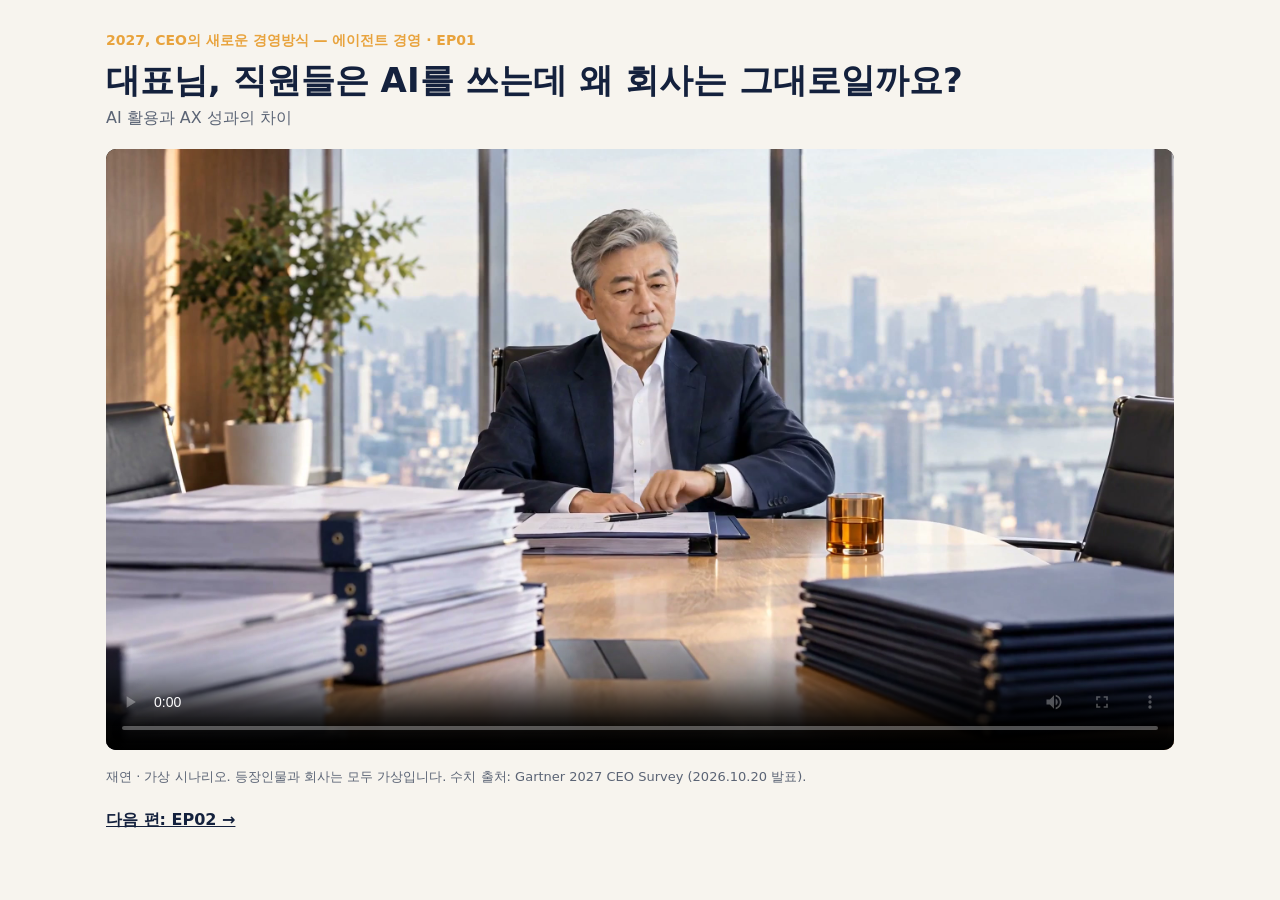
<file: ep01/index.html>
<!doctype html>
<html lang="ko">
<head>
<meta charset="utf-8">
<meta name="viewport" content="width=device-width, initial-scale=1">
<title>에이전트 경영 EP01</title>
<link rel="stylesheet" href="../player.css">
</head>
<body>
<main>
  <p class="series">2027, CEO의 새로운 경영방식 — 에이전트 경영 · EP01</p>
  <h1>대표님, 직원들은 AI를 쓰는데 왜 회사는 그대로일까요?</h1>
  <p class="sub">AI 활용과 AX 성과의 차이</p>
  <video controls playsinline preload="metadata" poster="../ep01-poster.jpg">
    <source src="../agent-management-EP01.mp4" type="video/mp4">
  </video>
  <p class="note">재연 · 가상 시나리오. 등장인물과 회사는 모두 가상입니다. 수치 출처: Gartner 2027 CEO Survey (2026.10.20 발표).</p>
  <nav><a href="../ep02/">다음 편: EP02 →</a></nav>
</main>
</body>
</html>
</file>
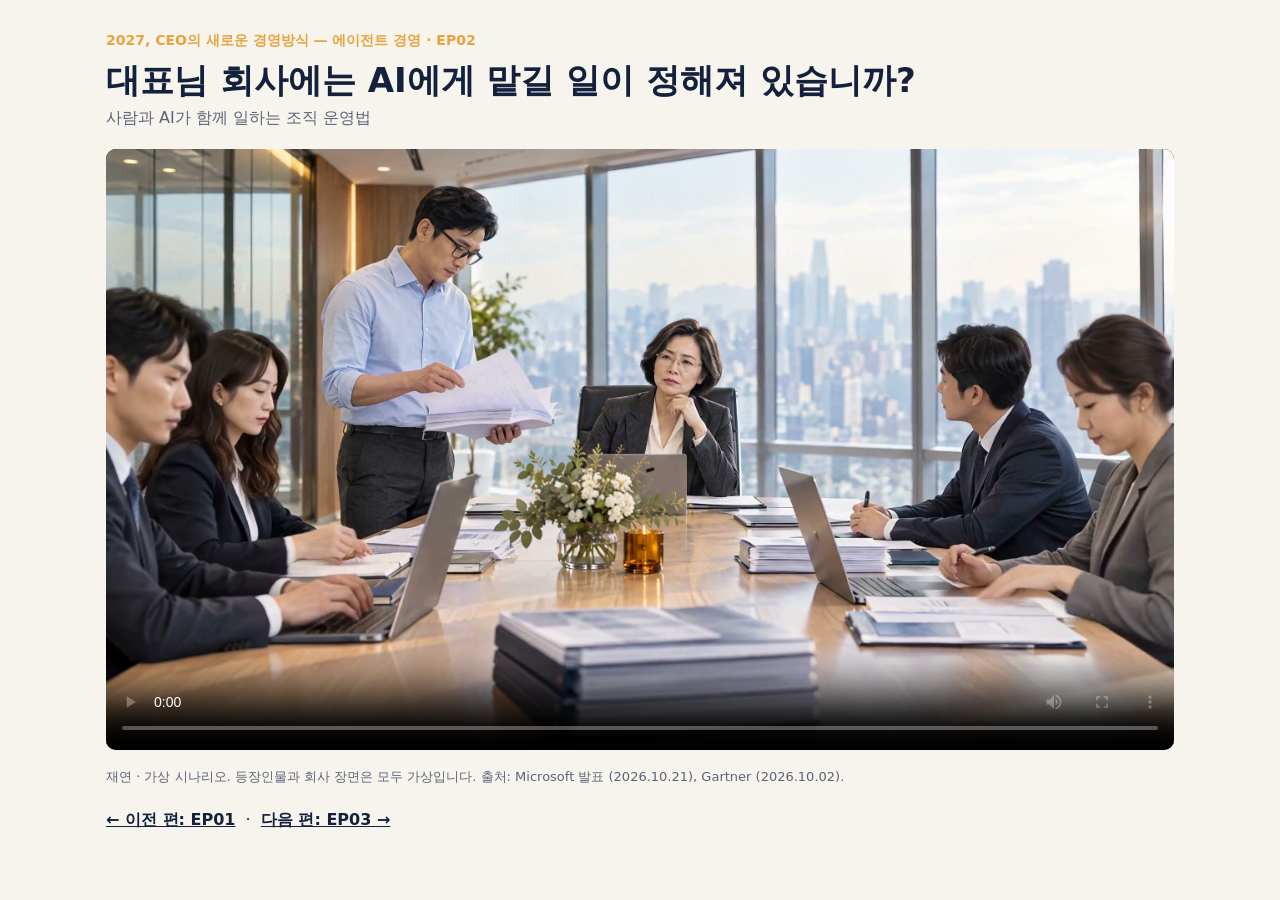
<file: ep02/index.html>
<!doctype html>
<html lang="ko">
<head>
<meta charset="utf-8">
<meta name="viewport" content="width=device-width, initial-scale=1">
<title>에이전트 경영 EP02</title>
<link rel="stylesheet" href="../player.css">
</head>
<body>
<main>
  <p class="series">2027, CEO의 새로운 경영방식 — 에이전트 경영 · EP02</p>
  <h1>대표님 회사에는 AI에게 맡길 일이 정해져 있습니까?</h1>
  <p class="sub">사람과 AI가 함께 일하는 조직 운영법</p>
  <video controls playsinline preload="metadata" poster="../ep02-poster.jpg">
    <source src="../agent-management-EP02.mp4" type="video/mp4">
  </video>
  <p class="note">재연 · 가상 시나리오. 등장인물과 회사 장면은 모두 가상입니다. 출처: Microsoft 발표 (2026.10.21), Gartner (2026.10.02).</p>
  <nav><a href="../ep01/">← 이전 편: EP01</a> &nbsp;·&nbsp; <a href="../ep03/">다음 편: EP03 →</a></nav>
</main>
</body>
</html>
</file>
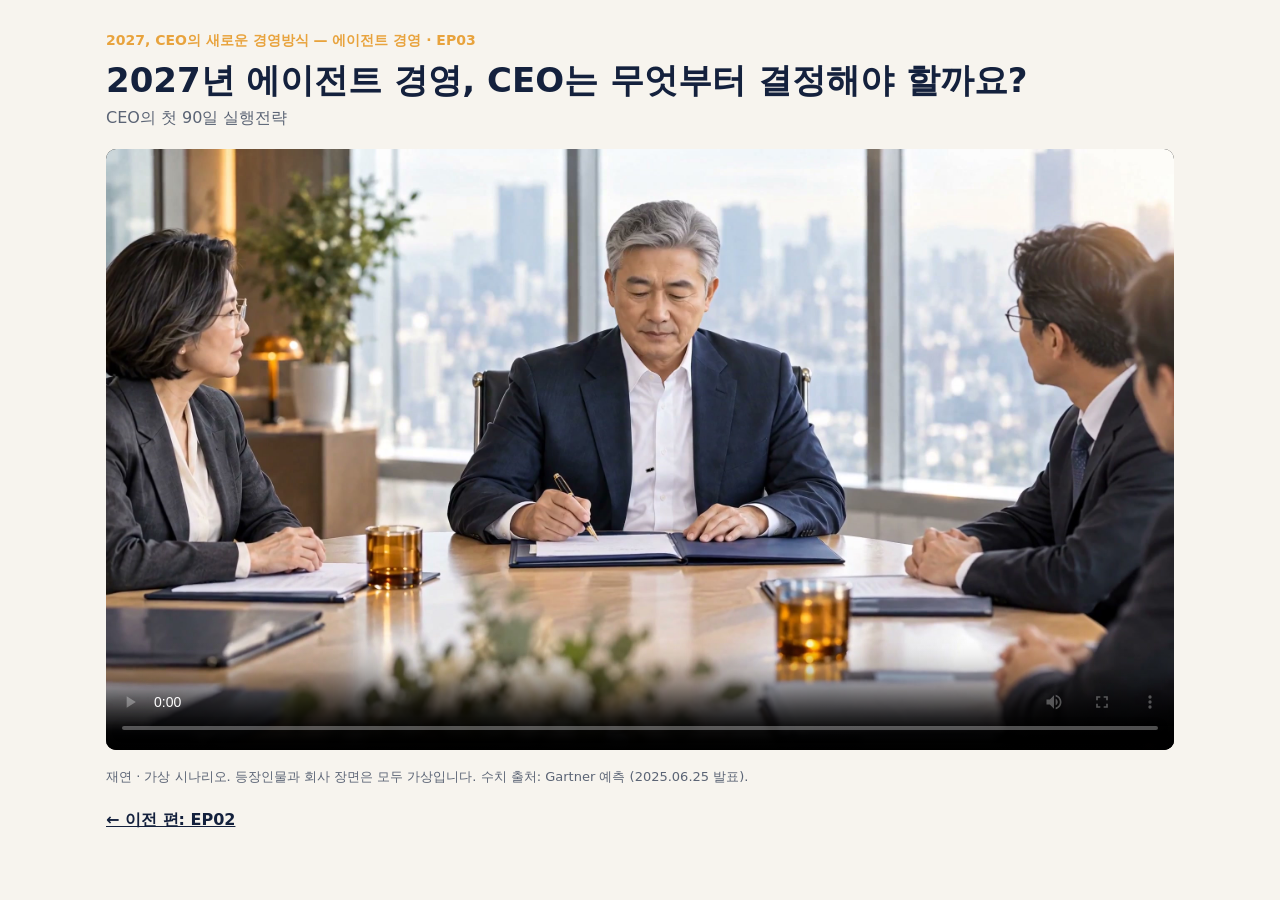
<file: ep03/index.html>
<!doctype html>
<html lang="ko">
<head>
<meta charset="utf-8">
<meta name="viewport" content="width=device-width, initial-scale=1">
<title>에이전트 경영 EP03</title>
<link rel="stylesheet" href="../player.css">
</head>
<body>
<main>
  <p class="series">2027, CEO의 새로운 경영방식 — 에이전트 경영 · EP03</p>
  <h1>2027년 에이전트 경영, CEO는 무엇부터 결정해야 할까요?</h1>
  <p class="sub">CEO의 첫 90일 실행전략</p>
  <video controls playsinline preload="metadata" poster="../ep03-poster.jpg">
    <source src="../agent-management-EP03.mp4" type="video/mp4">
  </video>
  <p class="note">재연 · 가상 시나리오. 등장인물과 회사 장면은 모두 가상입니다. 수치 출처: Gartner 예측 (2025.06.25 발표).</p>
  <nav><a href="../ep02/">← 이전 편: EP02</a></nav>
</main>
</body>
</html>
</file>
<file: player.css>
:root { --bg: #f7f4ee; --ink: #14213d; --muted: #5b6475; --accent: #e8a33d; }
@media (prefers-color-scheme: dark) { :root { --bg: #0f1626; --ink: #eef1f6; --muted: #a3acbd; } }
* { box-sizing: border-box; }
body { margin: 0; background: var(--bg); color: var(--ink);
  font-family: "Noto Sans KR", "Malgun Gothic", system-ui, sans-serif; }
main { max-width: 1100px; margin: 0 auto; padding: 32px 16px 48px; }
.series { margin: 0 0 8px; color: var(--accent); font-weight: 700; font-size: 14px; }
h1 { margin: 0 0 6px; font-size: clamp(22px, 4vw, 34px); line-height: 1.3; }
.sub { margin: 0 0 20px; color: var(--muted); }
video { width: 100%; aspect-ratio: 16 / 9; background: #000; border-radius: 10px; }
.note { margin: 14px 0 0; color: var(--muted); font-size: 13px; }
nav { margin-top: 24px; }
a { color: var(--ink); font-weight: 700; }
</file>
